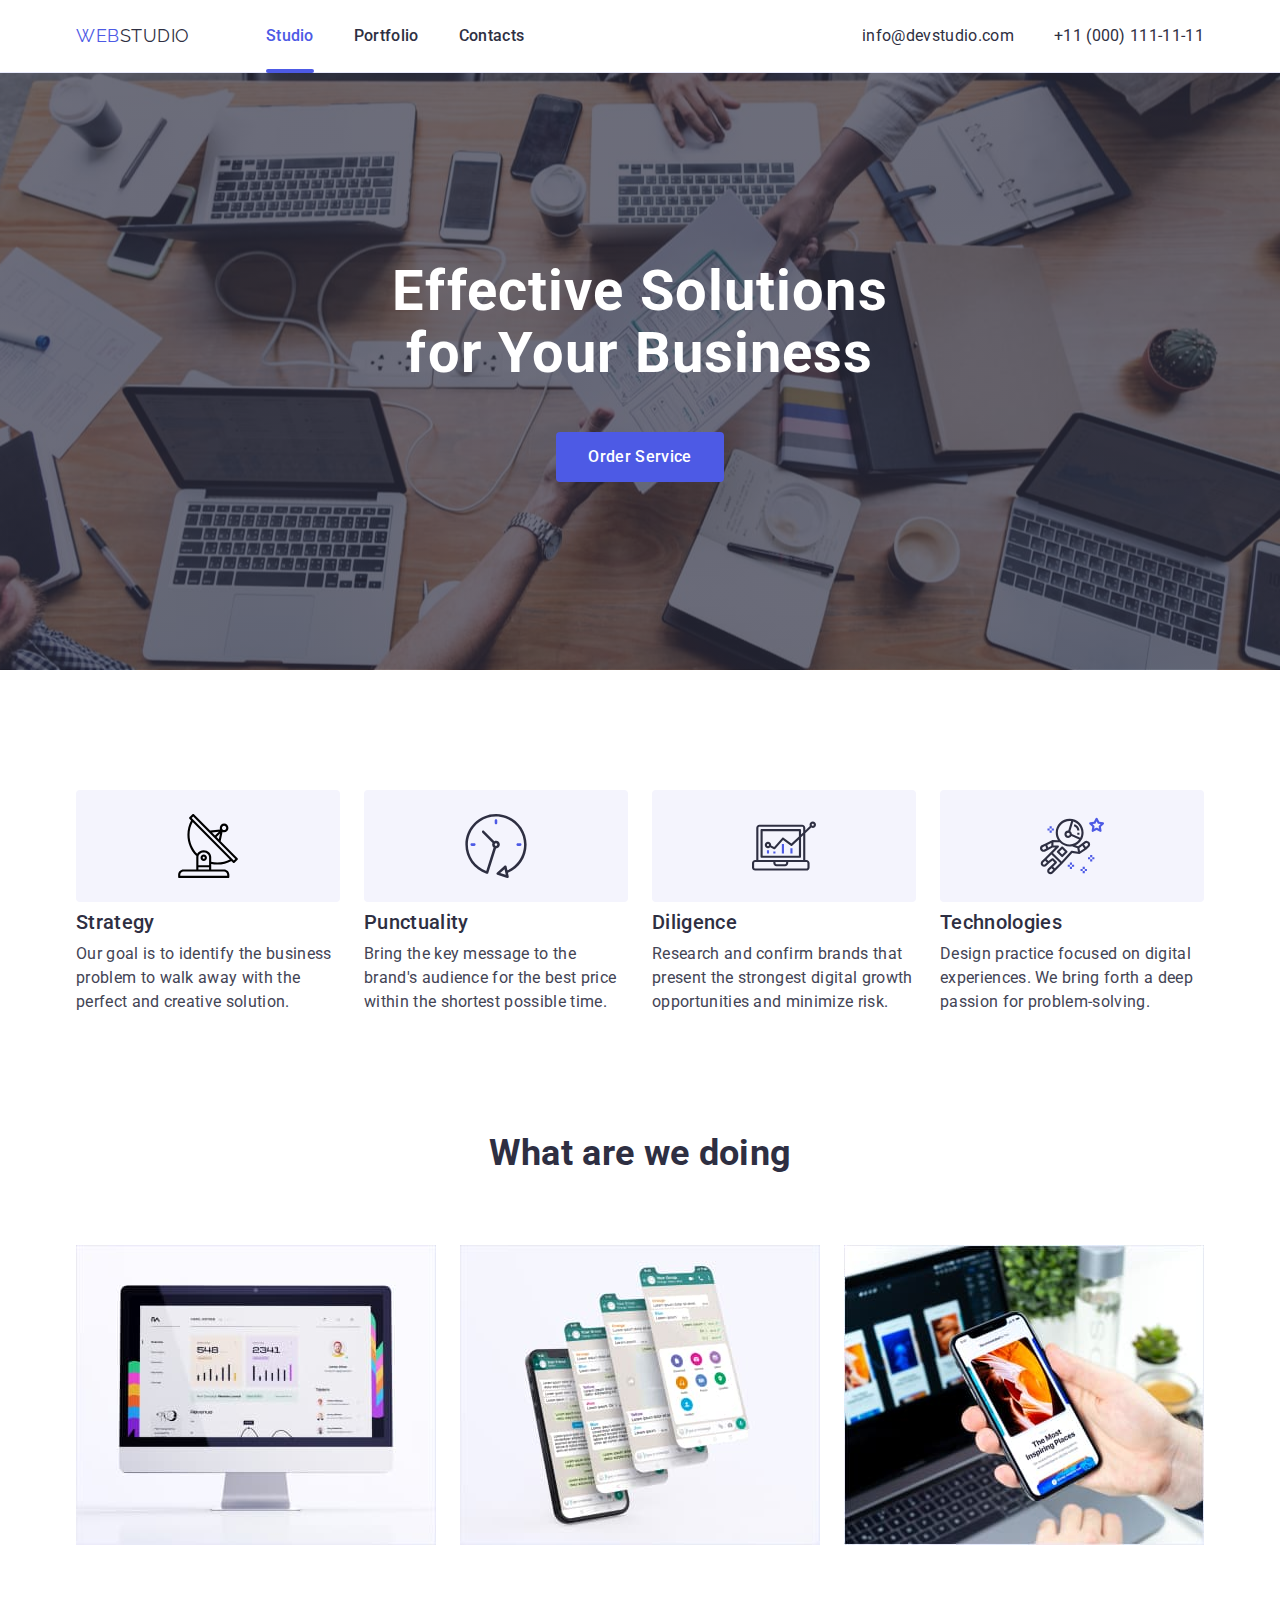
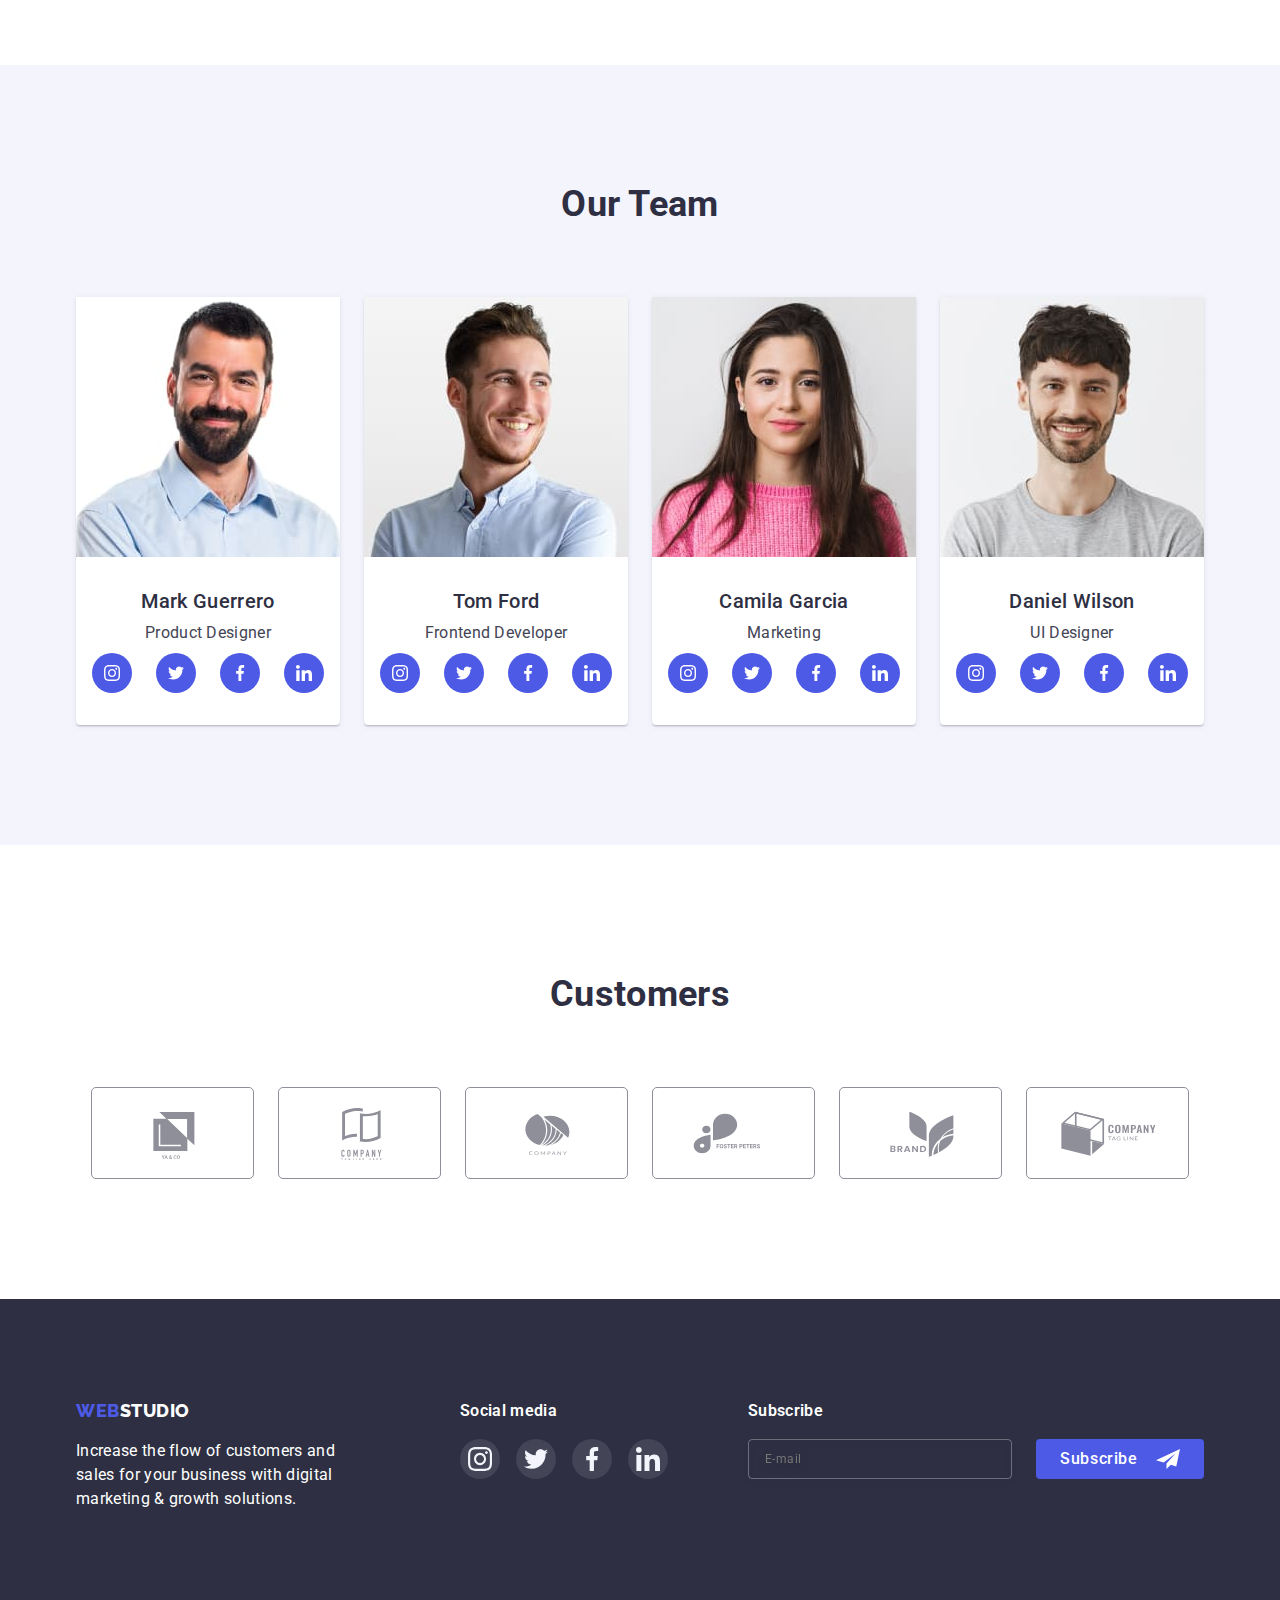
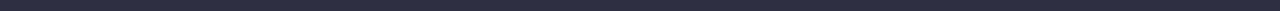
<file: index.html>
<!DOCTYPE html>
<html lang="en">
<head>
    <meta charset="UTF-8">
    <meta http-equiv="X-UA-Compatible" content="IE=edge">
    <meta name="viewport" content="width=device-width, initial-scale=1.0">
    <title>webstudio</title>
    <link rel="stylesheet" href="https://cdnjs.cloudflare.com/ajax/libs/animate.css/4.1.1/animate.min.css" />
    <link href="https://unpkg.com/aos@2.3.1/dist/aos.css" rel="stylesheet">
    <link rel="stylesheet" href="https://cdn.jsdelivr.net/npm/modern-normalize@1.1.0/modern-normalize.min.css">
    <link rel="stylesheet" href="./css/styles.css">
    <link rel="preconnect" href="https://fonts.googleapis.com">
    <link rel="preconnect" href="https://fonts.gstatic.com" crossorigin>
    <link href="https://fonts.googleapis.com/css2?family=Raleway:wght@800&family=Roboto:wght@400;500;700;900&display=swap"
        rel="stylesheet">
        
</head>
<body class="body">
    <!--header-->
    <header class="header-page">
        <div class="container">
            <nav class="header-navigation">
                <a class="header-logo link" href="./index.html">
                    <span class="web">WEB</span>
                    <span class="studio">STUDIO</span>
                </a>
                <ul class="header-lists list">
                    <li><a class="header-list-item link active" href="./index.html">Studio</a></li>
                    <li><a class="header-list-item link" href="./portfolio.html">Portfolio</a></li>
                    <li><a class="header-list-item link" href="">Contacts</a></li>
                </ul>
            </nav>
        
            <div class="header-info">
                <a href="mailto:info@devstudio.com" class="header-mailto link">info@devstudio.com</a>
                <a href="tel:+110001111111" class="header-telefone link">+11 (000) 111-11-11</a>
            </div>
        </div>
    </header>
    <!--mail-->
    <main class="main-page">
        <!--section one -->
        <section class="hero">
            <div class="container">
                <h1 class="hero-title">Effective Solutions for Your Business</h1>
                <button class="hero-button" type="button" data-modal-open>Order Service</button>
            </div>
        </section>
        <!--section two-->
        <section class="direction section">
            <div class="container">
                <h2 hidden class="direction-title modal">company work</h2>
                <ul class="direction-list list">
                    <li class="direction-item icon-strategy">
                        <div class="direction-section">
                            
                                <svg class="icon-direction" width="64" height="64">
                                    <use href="./images/icons.svg#icon-antena"></use>
                                </svg>
                            
                        </div>
                        <h3 class="direction-direction title">Strategy</h3>
                        <p class="direction-text">Our goal is to identify the business problem to walk away with the perfect and
                            creative solution. </p>
            
                    </li>
                    <li class="direction-item icon-punclity">
                        <div class="direction-section">
                            
                                <svg class="icon-direction" width="64" height="64">
                                    <use href="./images/icons.svg#icon-clock"></use>
                                </svg>
                            
                        </div>
                        <h3 class="direction-direction title">Punctuality</h3>
                        <p class="direction-text">Bring the key message to the brand's audience for the best price within the
                            shortest possible time.</p>
                    </li>
                    <li class="direction-item icon-diligence">
                        <div class="direction-section">
                            
                                <svg class="icon-direction" width="64" height="64">
                                    <use href="./images/icons.svg#icon-diagram"></use>
                                </svg>
                            
                        </div>
                        <h3 class="direction-direction title">Diligence</h3>
                        <p class="direction-text">Research and confirm brands that present the strongest digital growth
                            opportunities and minimize risk.</p>
                    </li>
                    <li class="direction-item icon-technologies">
                        <div class="direction-section">
                            
                                <svg class="icon-direction" width="64" height="64">
                                    <use href="./images/icons.svg#icon-cosmo"></use>
                                </svg>
                            
                        </div>
                        <h3 class="direction-direction title">Technologies</h3>
                        <p class="direction-text">Design practice focused on digital experiences. We bring forth a deep passion
                            for problem-solving.</p>
            
                    </li>
                </ul>
            </div>
        </section>
        <!--section thre-->
        <section class="work section">
            <div class="container">
                <h2 class="work-title modal">What are we doing</h2>
                <ul class="work-list list">
                    <li class="work-item link">
                        <img src="./images/img1.jpg" class="work-images" alt="computer" width="360" height="300">
                    </li>
                    <li class="work-item link">
                        <img src="./images/img2.jpg" class="work-images" alt="telefone" width="360" height="300">
                    </li>
                    <li class="work-item link">
                        <img src="./images/img3.jpg" class="work-images" alt="telefone" width="360" height="300">
                    </li>
                </ul>
            </div>
        </section>
        <!--section four-->
        <section class="tem">
            <div class="container section">
                <h2 class="team-title modal">Our Team</h2>
                <ul class="team-man list">
                    <li class="team-list link">
                        <img src="./images/team/team1.jpg" class="team-images" alt="men" width="264" height="260">
                        <h3 class="team-name title">Mark Guerrero</h3>
                        <p class="team-text">Product Designer</p>
                        <ul class="tem-soc-listm list">
                            <li class="tem-soc-item link">
                                <a href="" class="tem-soc-link">
                                    <svg class="tem-soc-icon" width="16" height="16">
                                        <use href="./images/icons.svg#icon-instagram"></use>
                                    </svg>
                                </a>
                            </li>
                            <li class="tem-soc-item link">
                                <a href="" class="tem-soc-link">
                                    <svg class="tem-soc-icon" width="16" height="16">
                                        <use href="./images/icons.svg#icon-twitter"></use>
                                    </svg>

                                </a>
                            </li>
                            <li class="tem-soc-item link">
                                <a href="" class="tem-soc-link">
                                    <svg class="tem-soc-icon" width="16" height="16">
                                        <use href="./images/icons.svg#icon-facebook"></use>
                                    </svg>

                                </a>
                            </li>
                            <li class="tem-soc-item link">
                                <a href="" class="tem-soc-link">
                                    <svg class="tem-soc-icon" width="16" height="16">
                                        <use href="./images/icons.svg#icon-linkedin"></use>
                                    </svg>

                                </a>
                            </li>
                        </ul>
                    </li>
                    <li class="team-list link">
                        <img src="./images/team/team2.jpg" class="team-images" alt="men" width="264" height="260">
                        <h3 class="team-name title">Tom Ford</h3>
                        <p class="team-text">Frontend Developer</p>
                        <ul class="tem-soc-listm list">
                            <li class="tem-soc-item link">
                                <a href="" class="tem-soc-link">
                                    <svg class="tem-soc-icon" width="16" height="16">
                                        <use href="./images/icons.svg#icon-instagram"></use>
                                    </svg>
                                </a>
                            </li>
                            <li class="tem-soc-item link">
                                <a href="" class="tem-soc-link">
                                    <svg class="tem-soc-icon" width="16" height="16">
                                        <use href="./images/icons.svg#icon-twitter"></use>
                                    </svg>
                        
                                </a>
                            </li>
                            <li class="tem-soc-item link">
                                <a href="" class="tem-soc-link">
                                    <svg class="tem-soc-icon" width="16" height="16">
                                        <use href="./images/icons.svg#icon-facebook"></use>
                                    </svg>
                        
                                </a>
                            </li>
                            <li class="tem-soc-item link">
                                <a href="" class="tem-soc-link">
                                    <svg class="tem-soc-icon" width="16" height="16">
                                        <use href="./images/icons.svg#icon-linkedin"></use>
                                    </svg>
                        
                                </a>
                            </li>
                        </ul>
                    </li>
                    <li class="team-list link">
                        <img src="./images/team/team3.jpg" class="team-images" alt="women" width="264" height="260">
                        <h3 class="team-name title">Camila Garcia</h3>
                        <p class="team-text">Marketing</p>
                        <ul class="tem-soc-listm list">
                            <li class="tem-soc-item link">
                                <a href="" class="tem-soc-link">
                                    <svg class="tem-soc-icon" width="16" height="16">
                                        <use href="./images/icons.svg#icon-instagram"></use>
                                    </svg>
                                </a>
                            </li>
                            <li class="tem-soc-item link">
                                <a href="" class="tem-soc-link">
                                    <svg class="tem-soc-icon" width="16" height="16">
                                        <use href="./images/icons.svg#icon-twitter"></use>
                                    </svg>
                        
                                </a>
                            </li>
                            <li class="tem-soc-item link">
                                <a href="" class="tem-soc-link">
                                    <svg class="tem-soc-icon" width="16" height="16">
                                        <use href="./images/icons.svg#icon-facebook"></use>
                                    </svg>
                        
                                </a>
                            </li>
                            <li class="tem-soc-item link">
                                <a href="" class="tem-soc-link">
                                    <svg class="tem-soc-icon" width="16" height="16">
                                        <use href="./images/icons.svg#icon-linkedin"></use>
                                    </svg>
                        
                                </a>
                            </li>
                        </ul>
                    </li>
                    <li class="team-list link">
                        <img src="./images/team/team4.jpg" class="team-images" alt="men" width="264" height="260">
                        <h3 class="team-name title">Daniel Wilson</h3>
                        <p class="team-text">UI Designer</p>
                        <ul class="tem-soc-listm list">
                            <li class="tem-soc-item link">
                                <a href="" class="tem-soc-link">
                                    <svg class="tem-soc-icon" width="16" height="16">
                                        <use href="./images/icons.svg#icon-instagram"></use>
                                    </svg>
                                </a>
                            </li>
                            <li class="tem-soc-item link">
                                <a href="" class="tem-soc-link">
                                    <svg class="tem-soc-icon" width="16" height="16">
                                        <use href="./images/icons.svg#icon-twitter"></use>
                                    </svg>
                        
                                </a>
                            </li>
                            <li class="tem-soc-item link">
                                <a href="" class="tem-soc-link">
                                    <svg class="tem-soc-icon" width="16" height="16">
                                        <use href="./images/icons.svg#icon-facebook"></use>
                                    </svg>
                        
                                </a>
                            </li>
                            <li class="tem-soc-item link">
                                <a href="" class="tem-soc-link">
                                    <svg class="tem-soc-icon" width="16" height="16">
                                        <use href="./images/icons.svg#icon-linkedin"></use>
                                    </svg>
                        
                                </a>
                            </li>
                        </ul>
                    </li>
                </ul>
            </div>
        </section>
        <!--sectuion five-->
        <section class="customers section">
            <div class="container">
                <h2 class="customerst-title modal">Customers</h2>
                <ul class="customers-list list">
                    <li class="customers-item">
                        <a href="" class="customers-link link">
                            <svg class="customers-icon" width="104" height="56">
                                <use href="./images/icons.svg#icon-Logo1"></use>
                            </svg>
                        </a>
                    </li>
                    <li class="customers-item">
                        <a href="" class="customers-link link">
                            <svg class="customers-icon" width="104" height="56">
                                <use href="./images/icons.svg#icon-Logo2"></use>
                            </svg>
                        </a>
                    </li>
                    <li class="customers-item">
                        <a href="" class="customers-link link">
                            <svg class="customers-icon" width="104" height="56">
                                <use href="./images/icons.svg#icon-Logo3"></use>
                            </svg>
                        </a>
                    </li>
                    <li class="customers-item">
                        <a href="" class="customers-link link">
                            <svg class="customers-icon" width="104" height="56">
                                <use href="./images/icons.svg#icon-Logo4"></use>
                            </svg>
                        </a>
                    </li>
                    <li class="customers-item">
                        <a href="" class="customers-link link">
                            <svg class="customers-icon" width="104" height="56">
                                <use href="./images/icons.svg#icon-Logo5"></use>
                            </svg>
                        </a>
                    </li>
                    <li class="customers-item">
                        <a href="" class="customers-link link">
                            <svg class="customers-icon" width="104" height="56">
                                <use href="./images/icons.svg#icon-Logo6"></use>
                            </svg>
                        </a>

                    </li>
                </ul>
            </div>
        </section>
    </main>
    <footer class="footer-page">
        <div class="container footer-cont">
            <div class="footer-logo">
            <a class="footer-link link" href="./index.html">
                <span class="web-logo">WEB</span>
                <span class="studio-logo">STUDIO</span>
            </a>
            <p class="footer-text">Increase the flow of customers and sales for your business with digital marketing &
                growth
                solutions.
            </p>
            </div>
            <div class="footer-soc">
                <h3 class="footer-soc-text title">Social media</h3>
                <li class="footer-list list">
                    <ul class="footer-soc-listm list">
                        <li class="footer-soc-item link">
                            <a href="" class="footer-soc-link">
                                <svg class="footer-soc-icon" width="24" height="24">
                                    <use href="./images/icons.svg#icon-instagram"></use>
                                </svg>
                            </a>
                        </li>
                        <li class="footer-soc-item link">
                            <a href="" class="footer-soc-link">
                                <svg class="footer-soc-icon" width="24" height="24">
                                    <use href="./images/icons.svg#icon-twitter"></use>
                                </svg>
                
                            </a>
                        </li>
                        <li class="footer-soc-item link">
                            <a href="" class="footer-soc-link">
                                <svg class="footer-soc-icon" width="24" height="24">
                                    <use href="./images/icons.svg#icon-facebook"></use>
                                </svg>
                
                            </a>
                        </li>
                        <li class="footer-soc-item link">
                            <a href="" class="footer-soc-link">
                                <svg class="footer-soc-icon" width="24" height="24">
                                    <use href="./images/icons.svg#icon-linkedin"></use>
                                </svg>
                
                            </a>
                        </li>
                    </ul>
                </li>
            </div>
            <div class="footer-subscribe">
                <h3 class="footer-soc-text title">Subscribe</h3>
                <div class="subscribe-modal">
                    <label for="subscribe-name" class="subscribe-label"></label>
                    <div class="subscribe-wrap">
                        <input type="text" name="subscribe-name" id="subscribe-name" class="subscribe-input" placeholder="E-mail" required>
                        <button type="submit" class="subscribe-buttom">Subscribe
                            <svg class="subscribe-icon" width="24" height="24">
                                <use href="./images/icons.svg#icon-Frame"></use>
                            </svg>
                        </button>
                        
                    </div>
                </div>
            </div>
        </div>


    </footer>
    <!--modal "order service"-->
    <div class="backdrop is-hidden"  data-modal>
        <div class="modality">
            <button type="button" class="modality-close" data-modal-close>
                <svg class="modality-close-icon" width="8" height="8" >
                    <use href="./images/icons.svg#icon-close"></use>
                </svg>
            </button>
            <p class="modal-title">Leave your contacts and we will call you back</p>
            <form class="modal-form">
                <div class="modal-field">
                    <label for="user-name" class="input-text">Name</label>
                    <div class="input-wrap">
                        <input type="text" name="user-name" id="user-name" class="modal-input" placeholder="" required>
                        <svg class="input-icon" width="18" height="24">
                            <use href="./images/icons.svg#icon-person"></use>
                        </svg>
                    </div>
                </div>
                <div class="modal-field">
                    <label for="user-phone" class="input-text">Phone</label>
                    <div class="input-wrap">
                        <input type="tel" name="user-phone" id="user-phone" class="modal-input" placeholder="" required>
                        <svg class="input-icon" width="18" height="24">
                            <use href="./images/icons.svg#icon-phone"></use>
                        </svg>
                    </div>
                </div>
                <div class="modal-field">
                    <label for="user-email" class="input-text">Email</label>
                    <div class="input-wrap">
                        <input type="email" name="user-email" id="user-email" class="modal-input" placeholder="" required>
                        <svg class="input-icon" width="18" height="24">
                            <use href="./images/icons.svg#icon-email"></use>
                        </svg>
                    </div>
                </div>    
                <div>
                    <label for="Comment" class="input-text">Comment</label>
                        <textarea name="Comment" id="Comment" placeholder="Text input" class="modal-comment"></textarea>

                </div>
                <div class="modal-heckbox">
                    <input
                    type="checkbox"
                    name="privacy"
                    id="privacy"
                    value="true"
                    class="input-check is-hidden"
                    />
                    <label for="privacy" class="check-text">I accept the terms and conditions of the <a href="" class="heckbox-policy">Privacy Policy</a></label>
                </div>
                <div class="modal-button">
                    <button type="submit" class="button-send">Send</button>
                </div>
            </form>
            
        </div>
    </div>
    <script>
        AOS.init();
    </script>
    <script src="./js/modal.js"></script>
</body>
</html>
</file>
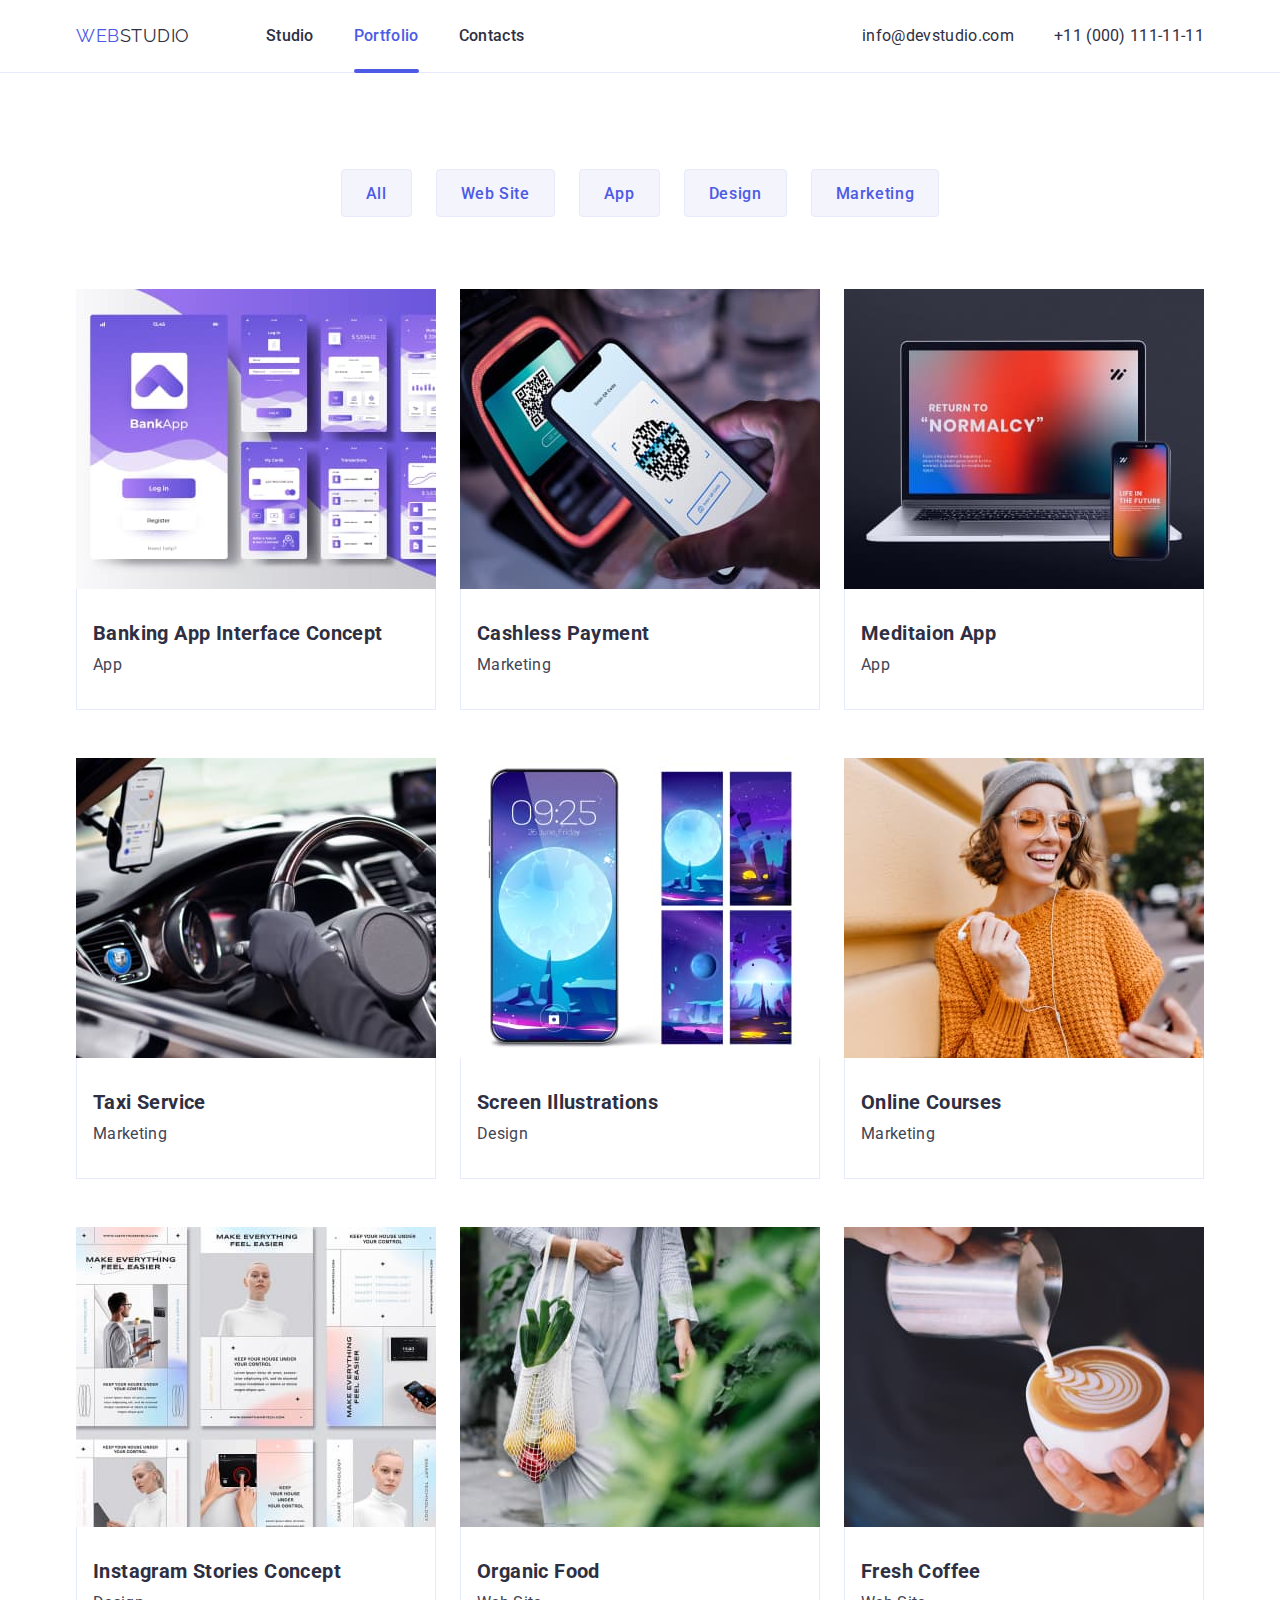
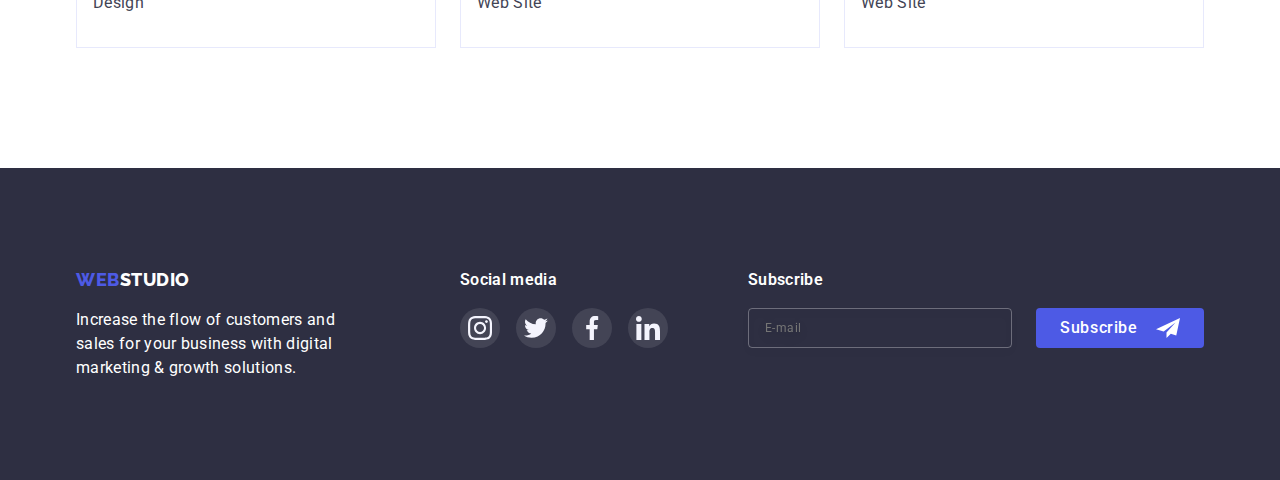
<file: portfolio.html>
<!DOCTYPE html>
<html lang="en">
    <head>
        <meta charset="UTF-8">
        <meta http-equiv="X-UA-Compatible" content="IE=edge">
        <meta name="viewport" content="width=device-width, initial-scale=1.0">
        <title>webstudio</title>
        <link rel="stylesheet" href="https://cdn.jsdelivr.net/npm/modern-normalize@1.1.0/modern-normalize.min.css">
        <link rel="stylesheet" href="./css/styles.css">
        <link rel="preconnect" href="https://fonts.googleapis.com">
        <link rel="preconnect" href="https://fonts.gstatic.com" crossorigin>
        <link href="https://fonts.googleapis.com/css2?family=Raleway:wght@800&family=Roboto:wght@400;500;700;900&display=swap"
            rel="stylesheet">
    </head>
<body class="body">
    <!--header-->
    <header class="header-page">
        <div class="container">
            <nav class="header-navigation">
                <a class="header-logo link" href="./index.html">
                    <span class="web">WEB</span>
                    <span class="studio">STUDIO</span>
                </a>
                <ul class="header-lists list">
                    <li><a class="header-list-item link" href="./index.html">Studio</a></li>
                    <li><a class="header-list-item link active" href="./portfolio.html">Portfolio</a></li>
                    <li><a class="header-list-item link" href="">Contacts</a></li>
                </ul>
            </nav>
    
            <div class="header-info">
                <a href="mailto:info@devstudio.com" class="header-mailto link">info@devstudio.com</a>
                <a href="tel:+110001111111" class="header-telefone link">+11 (000) 111-11-11</a>
            </div>
        </div>
    </header>
    <!--mail-->
    <main class="main-porfolio">
    
        <section class="portfolio list">
            <div class="container">
                <h1 hidden>Portfolio</h1>
                <ul class="portfolio-link list">
                    <li><a button type="button" class="portfolio-button link">All</button></a></li>
                    <li><a button type="button" class="portfolio-button link">Web Site</button></a></li>
                    <li><a button type="button" class="portfolio-button link">App</button></a></li>
                    <li><a button type="button" class="portfolio-button link">Design</button></a></li>
                    <li><a button type="button" class="portfolio-button link">Marketing</button></a></li>
                </ul>
    <!--sectio two-->
                <ul class="product-list list">
                    <li class="product-item link">
                        <div class="product-content">
                            <img src="./images/potfolio/porfolio0.jpg" class="product-images" alt="App" width="360" height="300">
                            <p class="product-content-text">14 Stylish and User-Friendly App Design Concepts · Task Manager App ·
                                Calorie
                                Tracker App · Exotic Fruit Ecommerce App ·
                                Cloud Storage App</p>
                        </div>
                        <div class="text-img">
                            <h2 class="product-decscription">Banking App Interface Concept</h2>
                            <p class="product-text">App</p>
                        </div>
                    </li>
                    <li class="product-item link">
                        <div class="product-content">
                            <img src="./images/potfolio/porfolio0-1.jpg" class="product-images" alt="Marketing" width="360"
                                height="300">
                            <p class="product-content-text">14 Stylish and User-Friendly App Design Concepts · Task Manager App ·
                                Calorie
                                Tracker App · Exotic Fruit Ecommerce App ·
                                Cloud Storage App</p>
                        </div>
                        <div class="text-img">
                            <h2 class="product-decscription">Cashless Payment</h2>
                            <p class="product-text">Marketing</p>
                        </div>
                    </li>
                    <li class="product-item link">
                        <div class="product-content">
                            <img src="./images/potfolio/porfolio1.jpg" class="product-images" alt="App" width="360" height="300">
                            <p class="product-content-text">14 Stylish and User-Friendly App Design Concepts · Task Manager App ·
                                Calorie
                                Tracker App · Exotic Fruit Ecommerce App ·
                                Cloud Storage App</p>
                        </div>
                        <div class="text-img">
                            <h2 class="product-decscription">Meditaion App</h2>
                            <p class="product-text">App</p>
                        </div>
                    </li>
                    <li class="product-item link">
                        <div class="product-content">
                            <img src="./images/potfolio/porfolio2.jpg" class="product-images" alt="Marketing" width="360" height="300">
                            <p class="product-content-text">14 Stylish and User-Friendly App Design Concepts · Task Manager App ·
                                Calorie
                                Tracker App · Exotic Fruit Ecommerce App ·
                                Cloud Storage App</p>
                        </div>
                        <div class="text-img">
                            <h2 class="product-decscription">Taxi Service</h2>
                            <p class="product-text">Marketing</p>
                        </div>
                    </li>
                    <li class="product-item link">
                        <div class="product-content">
                            <img src="./images/potfolio/porfolio3.jpg" class="product-images" alt="Design" width="360" height="300">
                            <p class="product-content-text">14 Stylish and User-Friendly App Design Concepts · Task Manager App ·
                                Calorie
                                Tracker App · Exotic Fruit Ecommerce App ·
                                Cloud Storage App</p>
                        </div>
                        <div class="text-img">
                            <h2 class="product-decscription">Screen Illustrations</h2>
                            <p class="product-text">Design</p>
                        </div>
                    </li>
                    <li class="product-item link">
                        <div class="product-content">
                            <img src="./images/potfolio/porfolio4.jpg" class="product-images" alt="Marketing" width="360" height="300">
                            <p class="product-content-text">14 Stylish and User-Friendly App Design Concepts · Task Manager App ·
                                Calorie
                                Tracker App · Exotic Fruit Ecommerce App ·
                                Cloud Storage App</p>
                        </div>
                        <div class="text-img">
                            <h2 class="product-decscription">Online Courses</h2>
                            <p class="product-text">Marketing</p>
                        </div>
                    </li>
                    <li class="product-item link">
                        <div class="product-content">
                            <img src="./images/potfolio/porfolio5.jpg" class="product-images" alt="Design" width="360" height="300">
                            <p class="product-content-text">14 Stylish and User-Friendly App Design Concepts · Task Manager App ·
                                Calorie
                                Tracker App · Exotic Fruit Ecommerce App ·
                                Cloud Storage App</p>
                        </div>
                        <div class="text-img">
                            <h2 class="product-decscription">Instagram Stories Concept</h2>
                            <p class="product-text">Design</p>
                        </div>
                    </li>
                    <li class="product-item link">
                        <div class="product-content">
                            <img src="./images/potfolio/porfolio6.jpg" class="product-images" alt="Web Site" width="360" height="300">
                            <p class="product-content-text">14 Stylish and User-Friendly App Design Concepts · Task Manager App ·
                                Calorie
                                Tracker App · Exotic Fruit Ecommerce App ·
                                Cloud Storage App</p>
                        </div>
                        <div class="text-img">
                            <h2 class="product-decscription">Organic Food</h2>
                            <p class="product-text">Web Site</p>
                        </div>
                    </li>
                    <li class="product-item link">
                        <div class="product-content">
                            <img src="./images/potfolio/porfolio7.jpg" class="product-images" alt="Web Site" width="360" height="300">
                            <p class="product-content-text">14 Stylish and User-Friendly App Design Concepts · Task Manager App ·
                                Calorie
                                Tracker App · Exotic Fruit Ecommerce App ·
                                Cloud Storage App</p>
                        </div>
                        <div class="text-img">
                            <h2 class="product-decscription">Fresh Coffee</h2>
                            <p class="product-text">Web Site</p>
                        </div>
                    </li>
                </ul>
            </div>
        </section>
    </main>
    <footer class="footer-page">
        <div class="container footer-cont">
            <div class="footer-logo">
                <a class="footer-link link" href="./index.html">
                    <span class="web-logo">WEB</span>
                    <span class="studio-logo">STUDIO</span>
                </a>
                <p class="footer-text">Increase the flow of customers and sales for your business with digital marketing &
                    growth
                    solutions.
                </p>
            </div>
            <div class="footer-soc">
                <h3 class="footer-soc-text">Social media</h3>
                <li class="footer-list list">
                    <ul class="footer-soc-listm list">
                        <li class="footer-soc-item link">
                            <a href="" class="footer-soc-link">
                                <svg class="footer-soc-icon" width="24" height="24">
                                    <use href="./images/icons.svg#icon-instagram"></use>
                                </svg>
                            </a>
                        </li>
                        <li class="footer-soc-item link">
                            <a href="" class="footer-soc-link">
                                <svg class="footer-soc-icon" width="24" height="24">
                                    <use href="./images/icons.svg#icon-twitter"></use>
                                </svg>
    
                            </a>
                        </li>
                        <li class="footer-soc-item link">
                            <a href="" class="footer-soc-link">
                                <svg class="footer-soc-icon" width="24" height="24">
                                    <use href="./images/icons.svg#icon-facebook"></use>
                                </svg>
    
                            </a>
                        </li>
                        <li class="footer-soc-item link">
                            <a href="" class="footer-soc-link">
                                <svg class="footer-soc-icon" width="24" height="24">
                                    <use href="./images/icons.svg#icon-linkedin"></use>
                                </svg>
    
                            </a>
                        </li>
                    </ul>
                </li>
            </div>
            <div class="footer-subscribe">
                <h3 class="footer-soc-text title">Subscribe</h3>
                <div class="subscribe-modal">
                    <label for="subscribe-name" class="subscribe-label"></label>
                    <div class="subscribe-wrap">
                        <input type="text" name="subscribe-name" id="subscribe-name" class="subscribe-input" placeholder="E-mail"
                            required>
                        <button type="submit" class="subscribe-buttom">Subscribe
                            <svg class="subscribe-icon" width="24" height="24">
                                <use href="./images/icons.svg#icon-Frame"></use>
                            </svg>
                        </button>
            
                    </div>
                </div>
            </div>
    
        </div>
    </footer>
</body>
</html>
</file>
<file: css/styles.css>
/*===========змінні================*/
:root{
    --primary-text-color:#434455;
    --accent-text-color: #2E2F42;
    --primary-background-color:#FFFFFF;
    --accent-background-color:#F4F4FD;
    --accent-background-btn:#E7E9FC;
    --accent-color: #4D5AE5;
    --accent-color-btn:#404BBF;
    --primary-font-family:'Roboto', sans-serif;
    --accent-font-family:'Raleway', sans-serif;
}
/*===========загальне оформлення==============*/
h1,
h2,
h3,
p {
    margin-top: 0;
    margin-bottom: 0;
}
ul {
    margin-top: 0;
    margin-bottom: 0;
    padding-left: 0;
}
img {
    display: block;
}
body{
    font-family:var(--primary-font-family);
    color: var(--primary-text-color);
    background-color:var(--primary-background-color);
    font-size: 16px;
    line-height: 1.5;
    letter-spacing: 0.02em;
}
.list{
    list-style: none;
}
.link{
    text-decoration: none;
}
.title{
    font-weight: 500;
    font-size: 20px;
    line-height: 1.2;
}
.modal{
    color:var(--accent-text-color);
    font-weight: 700;
    font-size: 36px;
    line-height: 1.1;
}
.container{
    width: 1158px;
    /* outline: 1px solid red; */
    margin-left: auto;
    margin-right: auto;
    padding-left: 15px;
    padding-right: 15px;
}
.section{
    padding-bottom: 120px;
}
/*====оформлення хедера для студіо та портфоліо======*/
.header-page{
    color: var(--accent-text-color);
    border-bottom: 1px solid #E7E9FC;
}
.header-page .link {
    color: var(--accent-text-color);
}
/* .header-page .link:hover,
.header-page .link:focus {
    color:var(--accent-color);
} */
.header-navigation {
    display: flex;
    align-items: center;
    
} 
.header-logo { 
    font-family:var(--accent-font-family);
    font-weight: 800px;
    font-size: 18px;
    line-height: 1.33;
    letter-spacing: 0.03em;
    display: flex;
    flex-direction: row;
    align-items: flex-start;
    padding: 0px;
    flex: none;
    margin-right: 76px;
    padding-top: 24px;
    padding-bottom: 24px;
}
.web{
    color:var(--accent-color);
    order: 0;
}
.studio{
    color:var(--accent-text-color);
    order: 1;
}
.header-lists{
    display: flex;
    gap: 40px;
    padding-top: 24px;
    padding-bottom: 24px;  
}

.header-list-item{
    position: relative;
    font-weight: 500;
    font-size: 16px;
    line-height: 1.5;
    color:var(--accent-text-color);
    letter-spacing: 0.02em; 
    padding-top: 24px;
    padding-bottom: 24px;
    transition: color 250ms cubic-bezier(0.4, 0, 0.2, 1);    
}

.header-list-item:hover:after{
    content: "";
    position: absolute;
    width: 100%;
    height: 4px;
    background-color: var(--accent-color);
    left: 0;
    bottom: -3.5px;
    border-radius: 2px; 
}

.active::after{
    content: "";
    position: absolute;
    width: 100%;
    height: 4px;
    background-color: var(--accent-color);
    left: 0;
    bottom: -3.5px;
    border-radius: 2px;
 
}
.header-list-item.active{
    color: var(--accent-color);
}

.header-list-item:hover,
.header-list-item:focus{
    color: var(--accent-color);
}

.header-page > .container{
    display: flex;
}
.header-info {
    margin-left: auto;
    display: flex;
    gap: 40px;
}
.header-mailto {
    font-weight: 400;
    font-size: 16px;
    line-height: 1.5;
    color: var(--primary-text-color);
    letter-spacing: 0.02em;
    padding-top: 24px;
    padding-bottom: 24px;
    transition: color 250ms cubic-bezier(0.4, 0, 0.2, 1);
}
.header-mailto:hover,
.header-mailto:focus{
    color: var(--accent-color);
}
.header-telefone {
    font-weight: 400;
    font-size: 16px;
    line-height: 1.5;
    color: var(--primary-text-color);
    letter-spacing: 0.02em;
    padding-top: 24px;
    padding-bottom: 24px;
    transition: color 250ms cubic-bezier(0.4, 0, 0.2, 1);
}
.header-telefone:hover,
.header-telefone:focus{
    color: var(--accent-color);
}
    /* ===================оформлення студіо=================== */
/* оформлення мейна */

/* оформлення мейна секція один */
.hero {
    /* background-color:var(--accent-text-color); */
    background-image: linear-gradient(rgba(46, 47, 66, 0.7),
    rgba(46, 47, 66, 0.7)), url(../images/img/hero.jpg);

    background-size: 1440px;
    background-repeat: no-repeat;
    background-position: center;
    padding-bottom: 188px;
    padding-top: 188px;
   
}
.hero-title {
    font-weight: 700;
    font-size: 56px;
    line-height: 1.1;
    color: var(--primary-background-color);
    letter-spacing: 0.02em;
    max-width: 496px;
    margin-right: auto;
    margin-left: auto;
    margin-bottom: 48px;   
}
.hero > .container{
    text-align: center;
 }
.hero-button {
    font-family:var(--primary-font-family);
    font-weight: 500;
    font-size: 16px;
    line-height: 1.1;
    color: var(--primary-background-color);
    background-color:var(--accent-color);
    letter-spacing: 0.02em;
    cursor: pointer;
    border: none;
    
    border-radius: 4px;
    display: flex;
    justify-content: center;
    align-items: center;
    margin: 0 auto;
    padding: 16px 32px;
    transition:color 250ms cubic-bezier(0.4, 0, 0.2, 1), background-color 250ms cubic-bezier(0.4, 0, 0.2, 1), box-shadow 250ms cubic-bezier(0.4, 0, 0.2, 1);
}
.hero-button:hover,
.hero-button:focus{
    background-color:var(--accent-color-btn);
    box-shadow: 0px 4px 4px rgba(0, 0, 0, 0.15);
} 
/* оформлення мейна секція два */
.direction {
    padding-top: 120px;}

.direction-title {
    margin-bottom: 8px; 
}
.direction-list {
    display: flex;
} 
.direction-item {
    margin-right: 24px;
}
.direction-item:last-child{
    margin-right: 0px;
}
.direction-direction {
    color: var(--accent-text-color);
    margin-bottom: 8px;
}
.direction-text {
    font-weight: 400;
    font-size: 16px;
    line-height: 1.5;
} 
.direction-section{
    content: '';
    height: 112px;
     display: flex;
    justify-content: center;
    align-items: center;
    background-repeat: no-repeat;
    background-color: var(--accent-background-color);
    background-position: center;
    border-radius: 4px;
    padding: 24px 100px;
        margin-bottom: 8px;
}

/* оформлення мейна секція три */
/* .work {
} */
.work-title {
    text-align: center;
    padding-bottom: 120x;
    margin-bottom: 72px;
}
.work-list {
    display: flex;
   
}
.work-item {
    margin-right: 24px;
 }
/* .work-images {
} 
/* .persone-item {
} */
/* оформлення мейна секція чотири*/
.tem {
    background-color:var(--accent-background-color);
    padding-top: 120px;
}
.team-title {
    text-align: center;
    margin-bottom: 72px;
}
.team-man {
    display:flex;
}
.team-list {
    margin-right: 24px;
    text-align: center;
    background-color: var(--primary-background-color);
    box-shadow: 0px 1px 6px rgba(46, 47, 66, 0.08), 0px 1px 1px rgba(46, 47, 66, 0.16), 0px 2px 1px rgba(46, 47, 66, 0.08);
    border-radius: 0px 0px 4px 4px;
}
.team-list:last-child{
    margin-right: 0px;
}
.team-images{
    width: 264px;
    height: 260px;
}
.team-name {
    color:var(--accent-text-color);
    margin-top: 32px;
    margin-bottom: 8px;
}
.team-text {
    font-weight: 400;
   margin-bottom: 8px;
} 
/* соц-мережі під фото */
.tem-soc-listm {
    margin-bottom: 32px;
    display: flex;
    gap: 24px;
    justify-content: center;
    align-items: center;
}
.tem-soc-item {
    width: 40px;
    height: 40px;
}
.tem-soc-link {
    width: 100%;
    height: 100%;
    background-color: var(--accent-color);
    border-radius: 50%;
    display: flex;
    align-items: center;
    justify-content: center; 
    transition: background-color 250ms cubic-bezier(0.4, 0, 0.2, 1)
}
.tem-soc-icon{
    fill:var(--primary-background-color);
}
.tem-soc-link:hover,
.tem-soc-link:focus
{
    background-color: #404BBF;
}
/* секція п'ять */
.customers {
    padding-top: 130px;
}

.customerst-title{
    text-align: center;
    margin-bottom: 72px;
}

.customers-list {
    display: flex;
    justify-content: center;
    align-items: center;
    gap: 24px;
}
.customers-item {
    width: calc((100% - 150px) / 6);
    height: 92px;
}
.customers-link {
    width: 100%;
    height: 100%;
    border: 1px solid #8E8F99;
    border-radius: 5px;
    display: flex;
    align-items: center;
    justify-content: center;
    transition: fill 250ms cubic-bezier(0.4, 0, 0.2, 1), border-color 250ms cubic-bezier(0.4, 0, 0.2, 1);
}
.customers-icon{
transition: fill 250ms cubic-bezier(0.4, 0, 0.2, 1), border-color 250ms cubic-bezier(0.4, 0, 0.2, 1);
}
.customers-link:hover{
    border-color: #404BBF;
}
.customers-link:hover .customers-icon{
    fill: #404BBF;
}
.customers-link:focus .customers-icon {
    fill: #404BBF;}
.customers-icon {
    fill: #8E8F99;
}

/*======оформлення футера для студіо і портфоліо===========*/
.footer-page {
    background-color:var(--accent-text-color);
    padding-top: 100px;
    padding-bottom: 100px;
}
.footer-logo{
    min-width: 264px;
    height: 110px;
}
.footer-cont{
    display: flex;
}
.footer-link {
    font-family:var(--accent-font-family);
    font-weight: 800;
    font-size: 18px;
    line-height: 1.33;
    display: flex;
    align-items: center;
    letter-spacing: 0.03em;
    text-transform: uppercase;
    flex-grow: 0;
    flex: none;
    margin-bottom: 16px;
}
.web-logo{
    color:var(--accent-color);
    order: 0; 
}
.studio-logo{
    color: var(--primary-background-color);
    order: 1;
}
.footer-text {
    font-weight: 400;
    font-size: 16px;
    line-height: 1.5;
    color: var(--primary-background-color);
    margin-top: 16px;
    width: 264px;
    height: 72px;
}
.footer-soc {
    display: flex;
    flex-direction: column;
    justify-content: center;
    align-items: flex-start;
    margin-left: 120px;
}
.footer-soc-text {
    display:flex;
    font-weight: 600;
    font-size: 16px;
    line-height: 1.5;
    color: var(--primary-background-color);
    margin-bottom: 16px;
}
.footer-soc-listm {
    margin-bottom: 32px;
    display: flex;
    gap: 16px;
    justify-content: center;
    align-items: center;
}
.footer-soc-item {
    width: 40px;
    height: 40px;
}
.footer-soc-link {
    width: 100%;
     height: 100%;
    background-color:var(--primary-text-color);
    border-radius: 50%;
    display: flex;
    align-items: center;
    justify-content: center;
    transition: background-color 250ms cubic-bezier(0.4, 0, 0.2, 1);
}
.footer-soc-icon {
    fill:var(--accent-background-color);
}
.footer-soc-link:hover,
.footer-soc-link:focus{
    background-color: #31D0AA;
}

.footer-subscribe {
    margin-left: 80px;
}

/* .subscribe-modal {}

.subscribe-label {} */

.subscribe-wrap {
    display: flex;
    justify-content: center;
    align-items: center;

}

.subscribe-input {
    font-weight: 400;
    font-size: 12px;
    line-height: 2;
    letter-spacing: 0.04em;
    min-width: 264px;
    height: 40px;
    background-color: transparent;
    border: 1px solid rgba(255, 255, 255, 0.3);
    filter: drop-shadow(0px 4px 4px rgba(0, 0, 0, 0.15));
    border-radius: 4px;
    padding-left: 16px;
    margin-right: 24px;
    color: rgba(255, 255, 255, 0.3);
}
.subscribe-input:focus{
    outline: none;
    border-color: var(--accent-color);
}
.subscribe-buttom {
    font-weight: 500;
    font-size: 16px;
    line-height: 1.5;
    letter-spacing: 0.04em;
    color: var(--primary-background-color);
    padding: 8px 24px;
    border-radius: 4px;
    border: var(--accent-color);
    background-color: var(--accent-color);
    cursor: pointer;
    display: flex;
    justify-content: center;
    align-items: center;
    transition: color 250ms cubic-bezier(0.4, 0, 0.2, 1), background-color 250ms cubic-bezier(0.4, 0, 0.2, 1), box-shadow 250ms cubic-bezier(0.4, 0, 0.2, 1);
}
.subscribe-icon{
    margin-left: 18px;
    color: var(--primary-background-color);
}
.subscribe-buttom:hover,
.subscribe-buttom:focus {
    background-color: var(--accent-color-btn);
    box-shadow: 0px 4px 4px rgba(0, 0, 0, 0.15);
}

/* =============оформлення портфоліо=================== */
/* оформлення мейна */
/* .main-porfolio {
} */
/* офрмлення секції один */
 .portfolio {
    padding-top: 96px;
    padding-bottom: 120px;
}
.portfolio-link{
    padding-bottom: 72px;
    display: flex;
    justify-content: center;
    gap: 24px;
    
} 
.portfolio-button{
    font-family:var(--primary-font-family);
    font-weight: 500;
    font-size: 16px;
    line-height: 1.5;
    color:var(--accent-color);
    background:var(--accent-background-color);
    cursor: pointer;
    border: none;
    letter-spacing: 0.04em;
    min-width: 69px;
    height: 48px;
    border-radius: 4px;
    padding: 12px 24px;
    border: 1px solid #E7E9FC;
    transition: color 250ms cubic-bezier(0.4, 0, 0.2, 1), background-color 250ms cubic-bezier(0.4, 0, 0.2, 1), border 250ms cubic-bezier(0.4, 0, 0.2, 1), box-shadow 250ms cubic-bezier(0.4, 0, 0.2, 1);
}
.portfolio-button:hover, 
.portfolio-button:focus{

    color:var(--primary-background-color);
    background-color: var(--accent-color-btn);
    border: 1px solid var(--accent-color-btn);
    box-shadow: 0px 3px 1px rgba(0, 0, 0, 0.1), 0px 2px 1px rgba(0, 0, 0, 0.08), 0px 2px 2px rgba(0, 0, 0, 0.12);
}

/* оформлення секції два */
/* .product {
} */
.product-item{
    /* margin-bottom: 48px; */
    transition: box-shadow 250ms cubic-bezier(0.4, 0, 0.2, 1)
}
.product-item:hover,
.product-item:focus{
    box-shadow: 0px 1px 6px rgba(46, 47, 66, 0.08), 0px 1px 1px rgba(46, 47, 66, 0.16), 0px 2px 1px rgba(46, 47, 66, 0.08);
}
.product-content{
position: relative;
overflow: hidden;
}
.product-content-text{
    font-weight: 400;
    font-size: 16px;
    line-height: 1.5;
    color: var(--accent-background-color);
    background: var(--accent-color);
    background-blend-mode: soft-light;
    mix-blend-mode: normal;
    position: absolute;
    top: 0;
    padding: 40px 32px 164px 32px;
    transform: translateY(100%);
    transition: 250ms cubic-bezier(0.4, 0, 0.2, 1);
}
.product-item:hover .product-content-text{
    transform: translateY(0);
}
.product-item:focus .product-content-text{
    transform: translateY(0);
}
.product-list {
    display: flex;
    flex-wrap: wrap;
    column-gap: 24px;
    row-gap: 48px;
}
/* .product-images {
} */
.product-decscription {
    font-weight: 500px;
    font-size: 20px;
    line-height: 1.2;
    color:var(--accent-text-color);
    letter-spacing: 0.02em;
    margin-bottom: 8px;
    margin-left: 16px;
}
.product-text {
    font-weight: 400;
    margin-left: 16px;
}
/* .text-img{
    border: 1px solid #E7E9FC;
} */
.text-img{
    padding: 32px 0 32px 0;
    border-left: 1px solid #E7E9FC;
    border-right: 1px solid #E7E9FC;
    border-bottom: 1px solid #E7E9FC;
}
/* ========модальне вікно ============*/
.backdrop {
    position: fixed;
    top: 0;
    width: 100%;
    height: 100%;
    background-color:rgba(46, 47, 66, 0.4);
    transition: opacity 250ms cubic-bezier(0.4, 0, 0.2, 1), visibility 250ms cubic-bezier(0.4, 0, 0.2, 1);
}
.modality {
    position: absolute;
    top: 50%;
    left: 50%;
    
    width: 408px;
    padding: 28px 30px 20px;
    min-height: 576px;
    background-color: #FCFCFC;
    box-shadow: 0px 1px 1px rgba(0, 0, 0, 0.14), 0px 1px 3px rgba(0, 0, 0, 0.12), 0px 2px 1px rgba(0, 0, 0, 0.2);
    border-radius: 4px;
    transform: translate(-50%, -50%) scaleX(1);
    transition: transform 250ms cubic-bezier(0.4, 0, 0.2, 1);
}
.backdrop.is-hidden .modality{
    transform: translate(-50%, -50%) scaleX(0);
}
.modality-close {
    background-color: #E7E9FC;
    border: 1px solid rgba(0, 0, 0, 0.1);
    border-radius: 50%;
    width: 24px;
    height: 24px;
    display: block;
    margin-left: auto;
    padding: 6px;
    cursor: pointer;
    display: flex;
    justify-content: center;
    align-items: center;
    margin-bottom: 24px;
}

.modality-close-icon {
   fill: #000;

}
.is-hidden{
    opacity: 0;
    visibility: hidden;
    pointer-events: none;
}
.modal-title{
    
    font-family: inherit;
    font-weight: 500;
    font-size: 16px;
    line-height: 1.5;
    text-align: center;
    letter-spacing: 0.02em;
    color:var(--accent-text-color);
    margin-bottom: 12px;
}
.modal-field{
margin-bottom: 8px;
}
.input-wrap{
     position: relative;
}
.modal-input{
  width: 99%;
  height: 40px;
  border: 1px solid rgba(33, 33, 33, 0.2);
  border-radius: 4px;
  background-color: transparent;
  padding-left: 36px;
  bottom: none;
  
  font-weight: 400;
  font-size: 12px;
  line-height: 1.33;
  letter-spacing: 0.04em;
  color: var(--accent-text-color);
}

.input-text{
    display: inline-block;
    font-family: inherit;  
    font-weight: 400;
    font-size: 12px;
    line-height: 1.33;
    letter-spacing: 0.04em;
    color: #8E8F99;
    margin-bottom: 4px;
}

.input-icon{
    position: absolute;
    left: 16px;
    top: 50%;
    transform: translateY(-50%);
}

.modal-input:focus{
    border-color: var(--accent-color);
    outline: none;
}
.modal-input:focus + .input-icon{
    fill:var(--accent-color);
}
.modal-comment{

    width: 99%;
    height: 120px;
    border: 1px solid rgba(33, 33, 33, 0.2);
    border-radius: 4px;
    background-color: transparent;
    padding-left: 16px;
    padding-top: 8px;
    bottom: none;
    resize: none;
    font-family: inherit;
       
    font-weight: 400;
    font-size: 12px;
    line-height: 1.33;
    letter-spacing: 0.04em;
    color: var(--accent-text-color);
    /* color: rgba(117, 117, 117, 0.5); */
}

.modal-comment:focus {
    border-color: var(--accent-color);
    outline: none;
}

.button-send {
    font-family: var(--primary-font-family);
    font-weight: 500;
    font-size: 16px;
    line-height: 1.5;
    color: var(--primary-background-color);
    background-color: var(--accent-color);
    letter-spacing: 0.04em;
    cursor: pointer;
    border: none;
    border-radius: 4px;
    padding: 16px 32px;
    width: 169px;
    transition: color 250ms cubic-bezier(0.4, 0, 0.2, 1), background-color 250ms cubic-bezier(0.4, 0, 0.2, 1), box-shadow 250ms cubic-bezier(0.4, 0, 0.2, 1);
}
.button-send:hover,
.button-send:focus {
    background-color: var(--accent-color-btn);
    box-shadow: 0px 4px 4px rgba(0, 0, 0, 0.15);
}
.modal-button{
    display: flex;
    justify-content: center;
    align-items: center;
    
}

.heckbox-policy {
    font-weight: 400;
    font-size: 12px;
    line-height: 1.33;
    letter-spacing: 0.04em;
    color: var(--accent-color);
    margin-left: 2px;
}
.check-text{
font-weight: 400;
    font-size: 12px;
    line-height: 1.33;
    letter-spacing: 0.04em;
    color: #757575;
    display: flex;
    margin-bottom: 24px;
    cursor: pointer;
}
.check-text::before{
    content: "";
    width: 16px;
    height: 16px;
    border: 1.25px solid #2E2F42;
    border-radius: 2px;
    display: block;
    margin-right: 7px;
}
.input-check:checked + .check-text::before{
    border: none;
    background-color:var(--accent-color-btn);
    background-image: url(../images/svg/Vector\ \(1\).svg);
    background-repeat: no-repeat;
    background-position: center;
}
</file>
